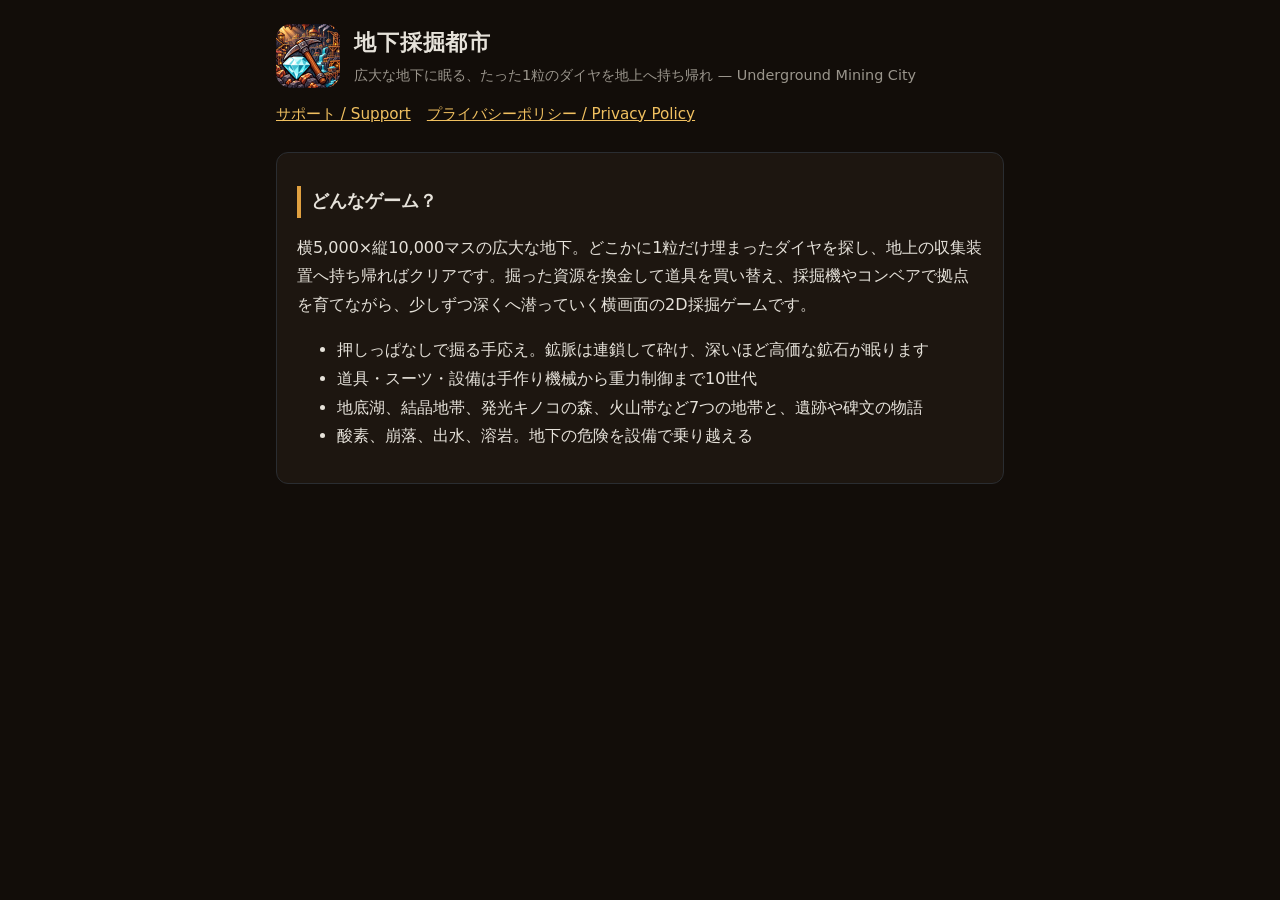
<file: index.html>
<!DOCTYPE html>
<html lang="ja">
<head>
  <meta charset="UTF-8">
  <meta name="viewport" content="width=device-width, initial-scale=1">
  <title>地下採掘都市</title>
  <link rel="stylesheet" href="style.css">
</head>
<body>
<main>
  <header><img src="icon.png" alt=""><div><div class="name">地下採掘都市</div><div class="sub">広大な地下に眠る、たった1粒のダイヤを地上へ持ち帰れ — Underground Mining City</div></div></header>
  <nav><a href="support.html">サポート / Support</a><a href="privacy.html">プライバシーポリシー / Privacy Policy</a></nav>

  <div class="card">
    <h2>どんなゲーム？</h2>
    <p>横5,000×縦10,000マスの広大な地下。どこかに1粒だけ埋まったダイヤを探し、地上の収集装置へ持ち帰ればクリアです。掘った資源を換金して道具を買い替え、採掘機やコンベアで拠点を育てながら、少しずつ深くへ潜っていく横画面の2D採掘ゲームです。</p>
    <ul>
      <li>押しっぱなしで掘る手応え。鉱脈は連鎖して砕け、深いほど高価な鉱石が眠ります</li>
      <li>道具・スーツ・設備は手作り機械から重力制御まで10世代</li>
      <li>地底湖、結晶地帯、発光キノコの森、火山帯など7つの地帯と、遺跡や碑文の物語</li>
      <li>酸素、崩落、出水、溶岩。地下の危険を設備で乗り越える</li>
    </ul>
  </div>
</main>
</body>
</html>
</file>
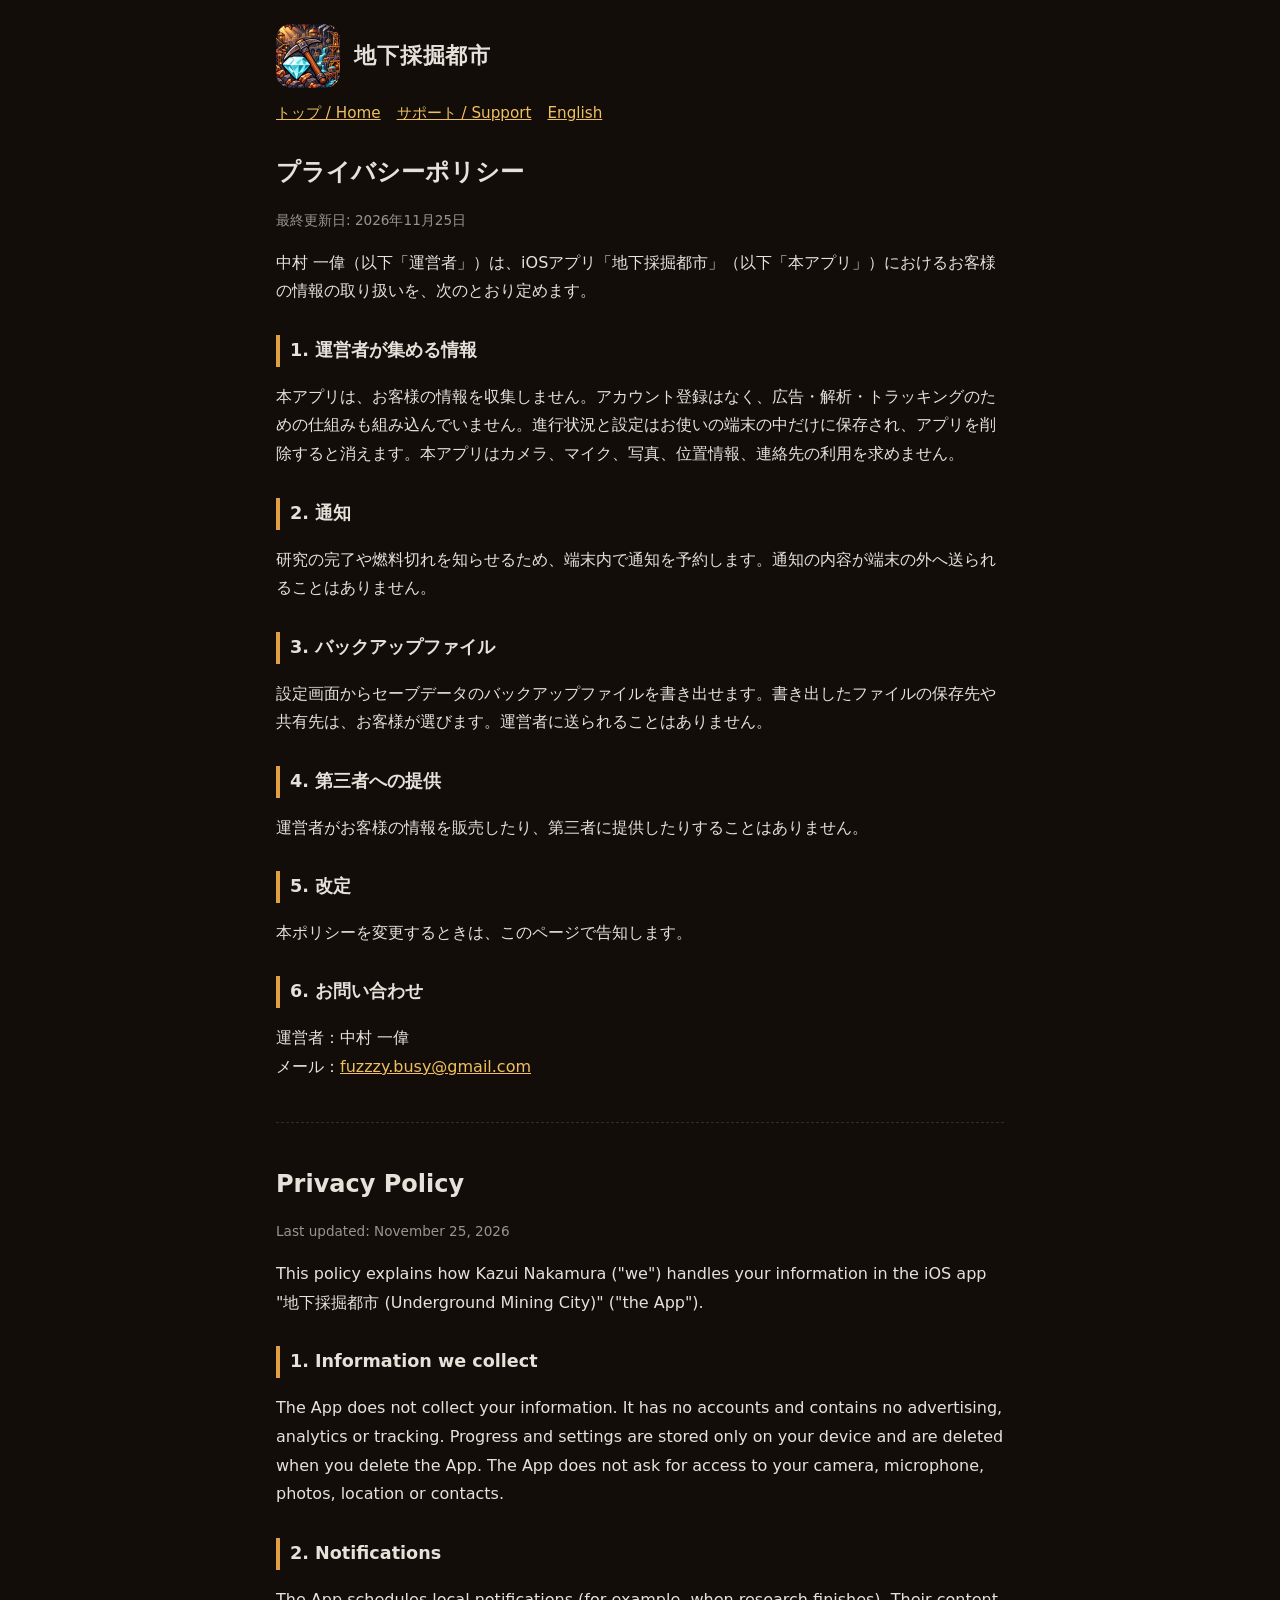
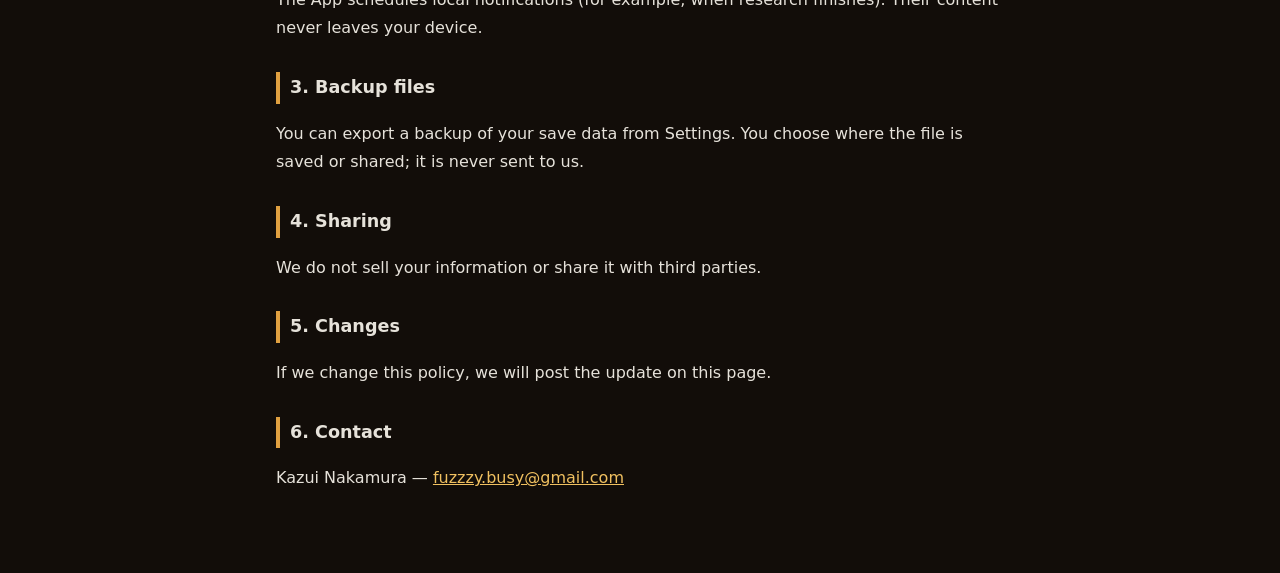
<file: privacy.html>
<!DOCTYPE html>
<html lang="ja">
<head>
  <meta charset="UTF-8">
  <meta name="viewport" content="width=device-width, initial-scale=1">
  <title>プライバシーポリシー / Privacy Policy — 地下採掘都市</title>
  <link rel="stylesheet" href="style.css">
</head>
<body>
<main>
  <header><img src="icon.png" alt=""><div><div class="name">地下採掘都市</div></div></header>
  <nav><a href="index.html">トップ / Home</a><a href="support.html">サポート / Support</a><a href="#en">English</a></nav>

  <h1>プライバシーポリシー</h1>
  <p class="updated">最終更新日: 2026年11月25日</p>
  <p>中村 一偉（以下「運営者」）は、iOSアプリ「地下採掘都市」（以下「本アプリ」）におけるお客様の情報の取り扱いを、次のとおり定めます。</p>

  <h2>1. 運営者が集める情報</h2>
  <p>本アプリは、お客様の情報を収集しません。アカウント登録はなく、広告・解析・トラッキングのための仕組みも組み込んでいません。進行状況と設定はお使いの端末の中だけに保存され、アプリを削除すると消えます。本アプリはカメラ、マイク、写真、位置情報、連絡先の利用を求めません。</p>

  <h2>2. 通知</h2>
  <p>研究の完了や燃料切れを知らせるため、端末内で通知を予約します。通知の内容が端末の外へ送られることはありません。</p>

  <h2>3. バックアップファイル</h2>
  <p>設定画面からセーブデータのバックアップファイルを書き出せます。書き出したファイルの保存先や共有先は、お客様が選びます。運営者に送られることはありません。</p>

  <h2>4. 第三者への提供</h2>
  <p>運営者がお客様の情報を販売したり、第三者に提供したりすることはありません。</p>

  <h2>5. 改定</h2>
  <p>本ポリシーを変更するときは、このページで告知します。</p>

  <h2>6. お問い合わせ</h2>
  <p>運営者：中村 一偉<br>メール：<a href="mailto:fuzzzy.busy@gmail.com">fuzzzy.busy@gmail.com</a></p>

  <hr>

  <section id="en" lang="en">
  <h1>Privacy Policy</h1>
  <p class="updated">Last updated: November 25, 2026</p>
  <p>This policy explains how Kazui Nakamura ("we") handles your information in the iOS app "地下採掘都市 (Underground Mining City)" ("the App").</p>
  <h2>1. Information we collect</h2>
  <p>The App does not collect your information. It has no accounts and contains no advertising, analytics or tracking. Progress and settings are stored only on your device and are deleted when you delete the App. The App does not ask for access to your camera, microphone, photos, location or contacts.</p>
  <h2>2. Notifications</h2>
  <p>The App schedules local notifications (for example, when research finishes). Their content never leaves your device.</p>
  <h2>3. Backup files</h2>
  <p>You can export a backup of your save data from Settings. You choose where the file is saved or shared; it is never sent to us.</p>
  <h2>4. Sharing</h2>
  <p>We do not sell your information or share it with third parties.</p>
  <h2>5. Changes</h2>
  <p>If we change this policy, we will post the update on this page.</p>
  <h2>6. Contact</h2>
  <p>Kazui Nakamura — <a href="mailto:fuzzzy.busy@gmail.com">fuzzzy.busy@gmail.com</a></p>
  </section>
</main>
</body>
</html>
</file>
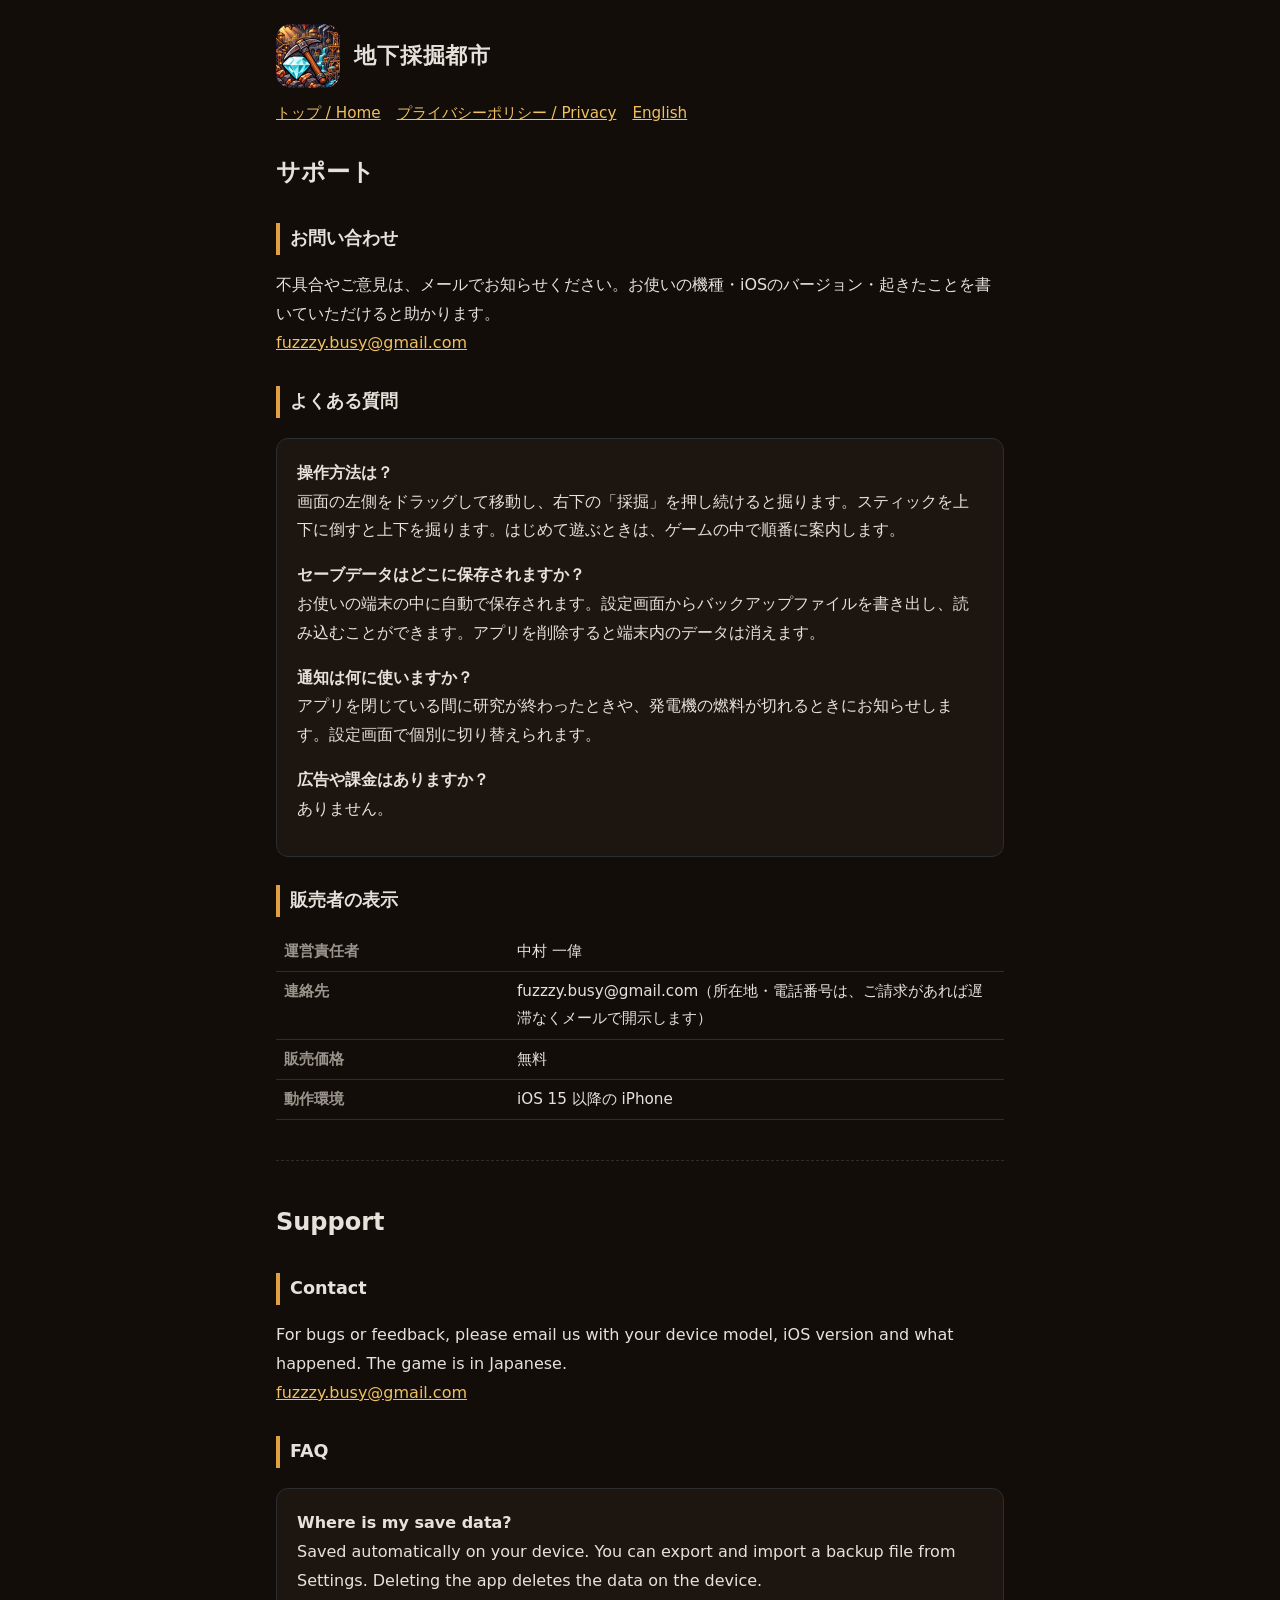
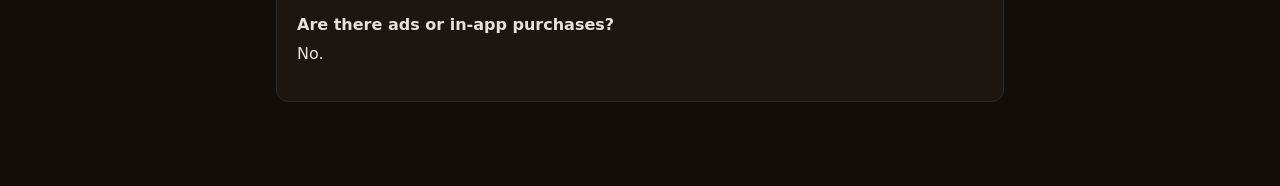
<file: support.html>
<!DOCTYPE html>
<html lang="ja">
<head>
  <meta charset="UTF-8">
  <meta name="viewport" content="width=device-width, initial-scale=1">
  <title>サポート / Support — 地下採掘都市</title>
  <link rel="stylesheet" href="style.css">
</head>
<body>
<main>
  <header><img src="icon.png" alt=""><div><div class="name">地下採掘都市</div></div></header>
  <nav><a href="index.html">トップ / Home</a><a href="privacy.html">プライバシーポリシー / Privacy</a><a href="#en">English</a></nav>

  <h1>サポート</h1>

  <h2>お問い合わせ</h2>
  <p>不具合やご意見は、メールでお知らせください。お使いの機種・iOSのバージョン・起きたことを書いていただけると助かります。<br>
  <a href="mailto:fuzzzy.busy@gmail.com?subject=%E5%9C%B0%E4%B8%8B%E6%8E%A1%E6%8E%98%E9%83%BD%E5%B8%82">fuzzzy.busy@gmail.com</a></p>

  <h2>よくある質問</h2>
  <div class="card">
    <p><strong>操作方法は？</strong><br>画面の左側をドラッグして移動し、右下の「採掘」を押し続けると掘ります。スティックを上下に倒すと上下を掘ります。はじめて遊ぶときは、ゲームの中で順番に案内します。</p>
    <p><strong>セーブデータはどこに保存されますか？</strong><br>お使いの端末の中に自動で保存されます。設定画面からバックアップファイルを書き出し、読み込むことができます。アプリを削除すると端末内のデータは消えます。</p>
    <p><strong>通知は何に使いますか？</strong><br>アプリを閉じている間に研究が終わったときや、発電機の燃料が切れるときにお知らせします。設定画面で個別に切り替えられます。</p>
    <p><strong>広告や課金はありますか？</strong><br>ありません。</p>
  </div>

  <h2>販売者の表示</h2>
  <table>
    <tr><th>運営責任者</th><td>中村 一偉</td></tr>
    <tr><th>連絡先</th><td>fuzzzy.busy@gmail.com（所在地・電話番号は、ご請求があれば遅滞なくメールで開示します）</td></tr>
    <tr><th>販売価格</th><td>無料</td></tr>
    <tr><th>動作環境</th><td>iOS 15 以降の iPhone</td></tr>
  </table>

  <hr>

  <section id="en" lang="en">
  <h1>Support</h1>
  <h2>Contact</h2>
  <p>For bugs or feedback, please email us with your device model, iOS version and what happened. The game is in Japanese.<br>
  <a href="mailto:fuzzzy.busy@gmail.com">fuzzzy.busy@gmail.com</a></p>
  <h2>FAQ</h2>
  <div class="card">
    <p><strong>Where is my save data?</strong><br>Saved automatically on your device. You can export and import a backup file from Settings. Deleting the app deletes the data on the device.</p>
    <p><strong>Are there ads or in-app purchases?</strong><br>No.</p>
  </div>
  </section>
</main>
</body>
</html>
</file>
<file: style.css>
:root { --bg: #120d09; --panel: #1d1610; --ink: #e6e2da; --dim: #9a958c; --red: #e0a040; --line: #2a2d31; }
* { box-sizing: border-box; }
body { margin: 0; font-family: "Hiragino Sans", "Noto Sans JP", system-ui, sans-serif; line-height: 1.8; background: var(--bg); color: var(--ink); }
main { max-width: 760px; margin: 0 auto; padding: 24px 16px 64px; }
header { display: flex; align-items: center; gap: 14px; margin-bottom: 8px; }
header img { width: 64px; height: 64px; border-radius: 15px; }
header .name { font-size: 1.35rem; font-weight: 800; letter-spacing: .04em; }
header .sub { font-size: .9rem; color: var(--dim); }
nav { display: flex; flex-wrap: wrap; gap: 8px 16px; margin: 12px 0 24px; font-size: .95rem; }
a { color: #f0c060; }
h1 { font-size: 1.5rem; margin: 1.2rem 0 .3rem; }
h2 { font-size: 1.1rem; margin-top: 1.8rem; border-left: 4px solid var(--red); padding-left: 10px; }
.updated { color: var(--dim); font-size: .85rem; }
.card { background: var(--panel); border: 1px solid var(--line); border-radius: 12px; padding: 4px 20px 16px; margin: 20px 0; }
hr { border: 0; border-top: 1px dashed var(--line); margin: 40px 0; }
table { border-collapse: collapse; width: 100%; font-size: .95rem; }
th, td { text-align: left; vertical-align: top; padding: 6px 8px; border-bottom: 1px solid var(--line); }
th { width: 32%; color: var(--dim); font-weight: 600; }
</file>
